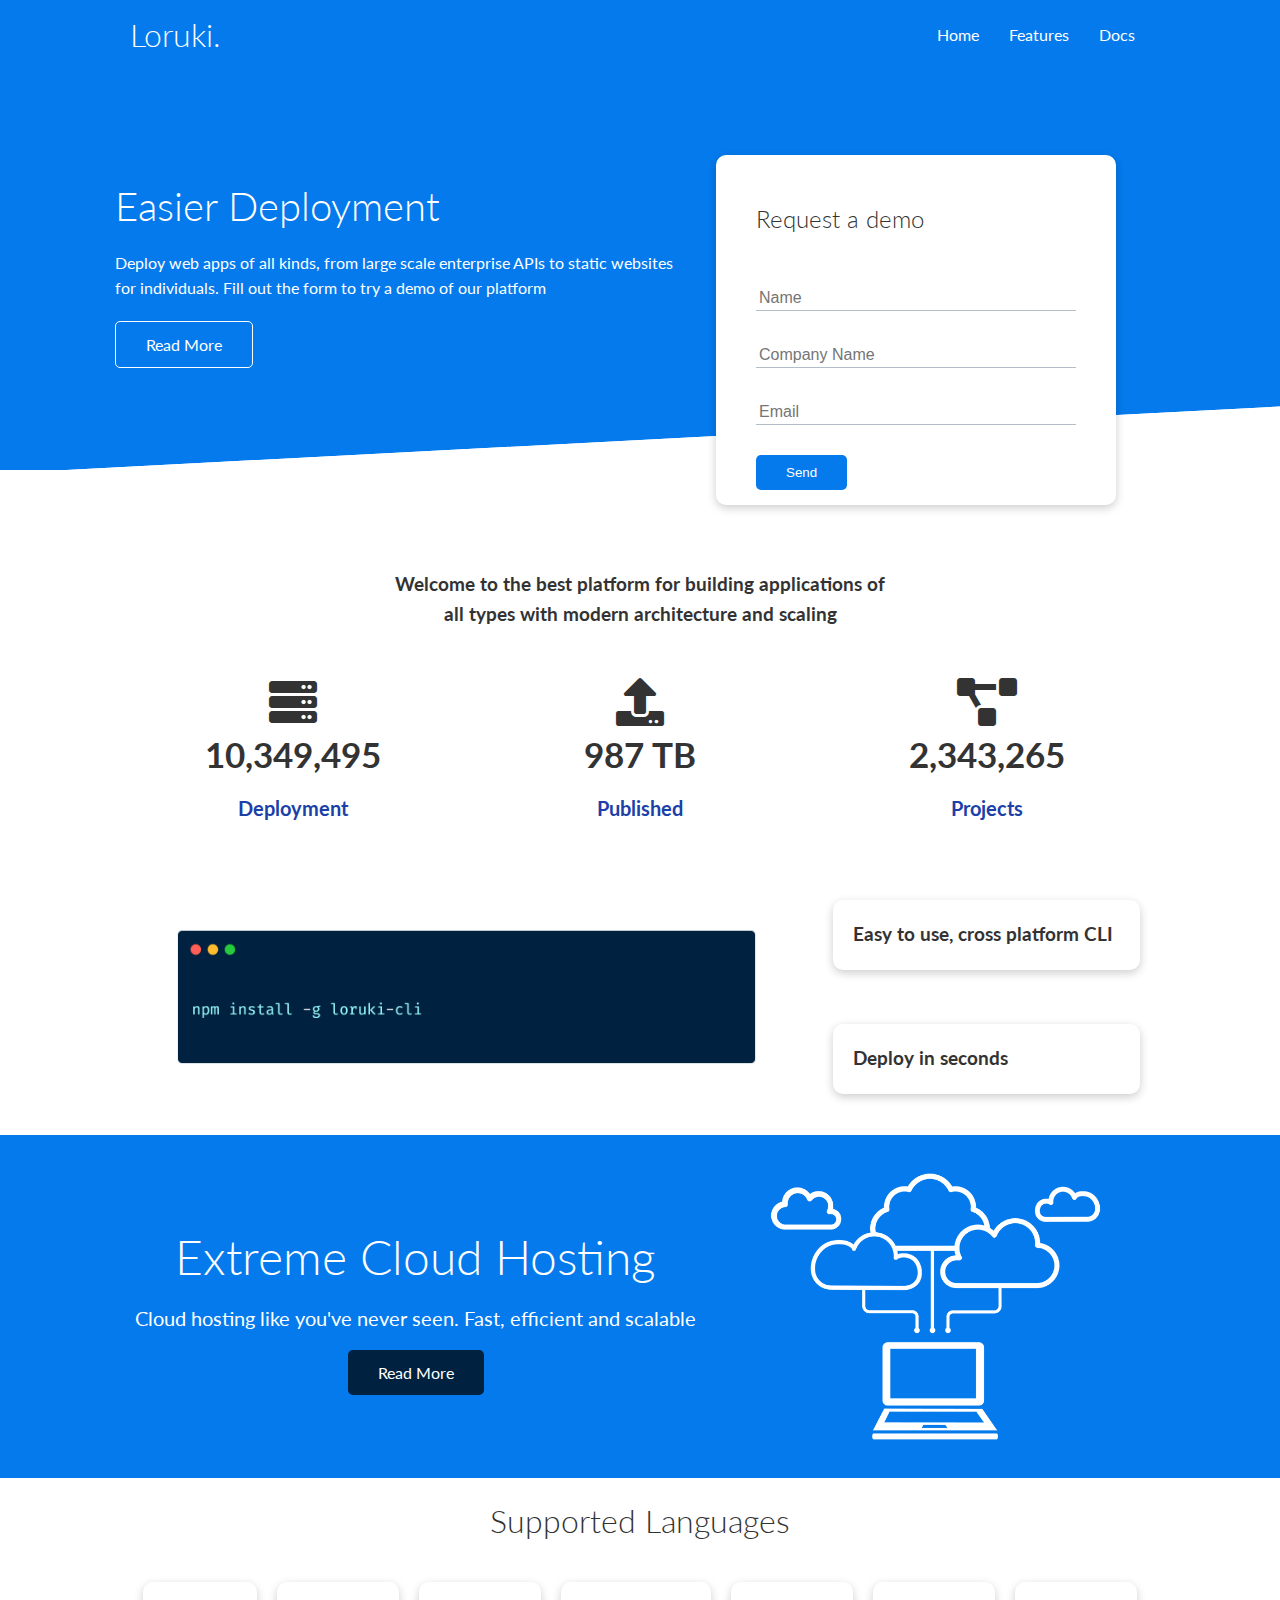
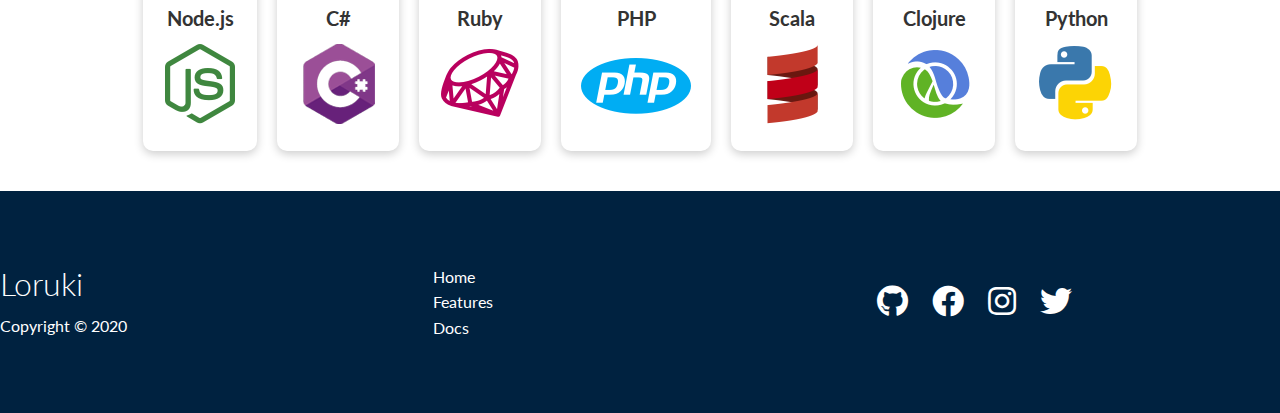
<file: LORUKI-WEBSITE/index.html>
<!DOCTYPE html>
<html lang="en">
<head>
    <meta charset="UTF-8">
    <meta name="viewport" content="width=device-width, initial-scale=1.0">
    <link rel="stylesheet" href="https://cdnjs.cloudflare.com/ajax/libs/font-awesome/5.15.4/css/all.min.css" integrity="sha512-1ycn6IcaQQ40/MKBW2W4Rhis/DbILU74C1vSrLJxCq57o941Ym01SwNsOMqvEBFlcgUa6xLiPY/NS5R+E6ztJQ==" crossorigin="anonymous" referrerpolicy="no-referrer" />
    <link rel="stylesheet" href="css/utilities.css">
    <link rel="stylesheet" href="css/style.css">
    <title>Loruki | Cloud Hosting For Everyone</title>
</head>
<body>
    <!-- Navbar-->
    <div class="navbar">
        <div class="container flex">
           <h1 class="logo">Loruki.</h1> 
           <nav>
               <ul>
                   <li><a href="index.html">Home</a></li>
                   <li><a href="features.html">Features</a></li>
                   <li><a href="docs.html">Docs</a></li>
               </ul>
           </nav>
        </div>
    </div>

    <!-- Showcase-->
    <section class="showcase">
        <div class="container grid">
            <div class="showcase-text">
                <h1>Easier Deployment</h1>
                <p>Deploy web apps of all kinds, from large scale enterprise APIs to static websites for individuals. Fill out the form to try a demo of our platform</p>
                <a href="features.html" class="btn btn-outline">Read More</a>
            </div>
            
            <div class="showcase-form card">
                <h2>Request a demo</h2>
                <form name="contact" method="POST" netlify-honeypot="bot-field" data-netlify="true">
                    <input type="hidden" name="form-name" value="contact">
                    <p class="hidden">
                        <label>Don't fill this out if you're a human: <input name="bot-field" /></label>
                    </p>
                    <div class="form-control">
                        <input type="text" name="name"
                        placeholder="Name"
                        required>
                    </div>                    
                    <div class="form-control">
                        <input type="text" name="company"
                        placeholder="Company Name"
                        required>
                    </div>                    
                    <div class="form-control">
                        <input type="email" name="email"
                        placeholder="Email" 
                        required>
                    </div>
                    <input type="submit" value="Send" class="btn btn-primary"
                </form>
            </div>
        </div>
    </section>

    <!-- Stats -->
    <section class="stats">
        <div class="container">
            <h3 class="stats-heading text-center my-1">
                Welcome to the best platform for building applications of all types with modern architecture and scaling
            </h3>
            
            <div class="grid grid-3 text-center my-4">
                <div>
                    <i class="fas fa-server fa-3x"></i>
                    <h3>10,349,495</h3>
                    <p class="text-secondary">Deployment</p>
                </div>
                <div>
                    <i class="fas fa-upload fa-3x"></i>
                    <h3>987 TB</h3>
                    <p class="text-secondary">Published</p>
                </div>
                <div>
                    <i class="fas fa-project-diagram fa-3x"></i>
                    <h3>2,343,265</h3>
                    <p class="text-secondary">Projects</p>
                </div>
            </div>
        </div>
    </section>

   <!-- Cli-->
   <section class="cli">
       <div class="container grid">
            <img src="images/cli.png" alt="">
            <div class="card">
                <h3>Easy to use, cross platform CLI</h3>
            </div>
            <div class="card">
                <h3>Deploy in seconds</h3>
            </div>
       </div> 
   </section>
   <!-- CLoud -->
   <section class="cloud bg-primary my-2 py-2">
       <div class="container grid">
           <div class="text-center">
               <h2 class="lg">Extreme Cloud Hosting</h2>
               <p class="lead my-1">Cloud hosting like you've never seen. Fast, efficient and scalable</p>
               <a href="features.html" class="btn btn-dark">Read More</a>
           </div>
           <img src="images/cloud.png" alt="">
       </div>
   </section>

   <!-- languages-->
   <section class="languages">
       <h2 class="md text-center my-2">
           Supported Languages
       </h2>
       <div class="container flex">
           <div class="card">
               <h4>Node.js</h4>
               <img src="images/logos/node.png" alt="">
           </div>
           <div class="card">
            <h4>C#</h4>
            <img src="images/logos/csharp.png" alt="">
        </div>
        <div class="card">
            <h4>Ruby</h4>
            <img src="images/logos/ruby.png" alt="">
        </div>
        <div class="card">
            <h4>PHP</h4>
            <img src="images/logos/php.png" alt="">
        </div>
        <div class="card">
            <h4>Scala</h4>
            <img src="images/logos/scala.png" alt="">
        </div>
        <div class="card">
            <h4>Clojure</h4>
            <img src="images/logos/clojure.png" alt="">
        </div>
        <div class="card">
            <h4>Python</h4>
            <img src="images/logos/python.png" alt="">
        </div>
       </div>
   </section>

   <!-- Footer-->
   <footer class="footer bg-dark py-5">
       <container class="grid grid-3">
           <div>
               <h1>Loruki</h1>
               <p>Copyright &copy; 2020</p>
           </div>
           <nav>
              <ul>
                  <li><a href="index.html">Home</a></li>
                  <li><a href="features.html">Features</a></li>
                  <li><a href="docs.html">Docs</a></li>
              </ul> 
           </nav>
           <div class="social">
               <a href="#"><i class="fab fa-github fa-2x"></i></a>
               <a href="#"><i class="fab fa-facebook fa-2x"></i></a>
               <a href="#"><i class="fab fa-instagram fa-2x"></i></a>
               <a href="#"><i class="fab fa-twitter fa-2x"></i></a>
           </div>
       </container>
   </footer>
</body>
</html>
</file>
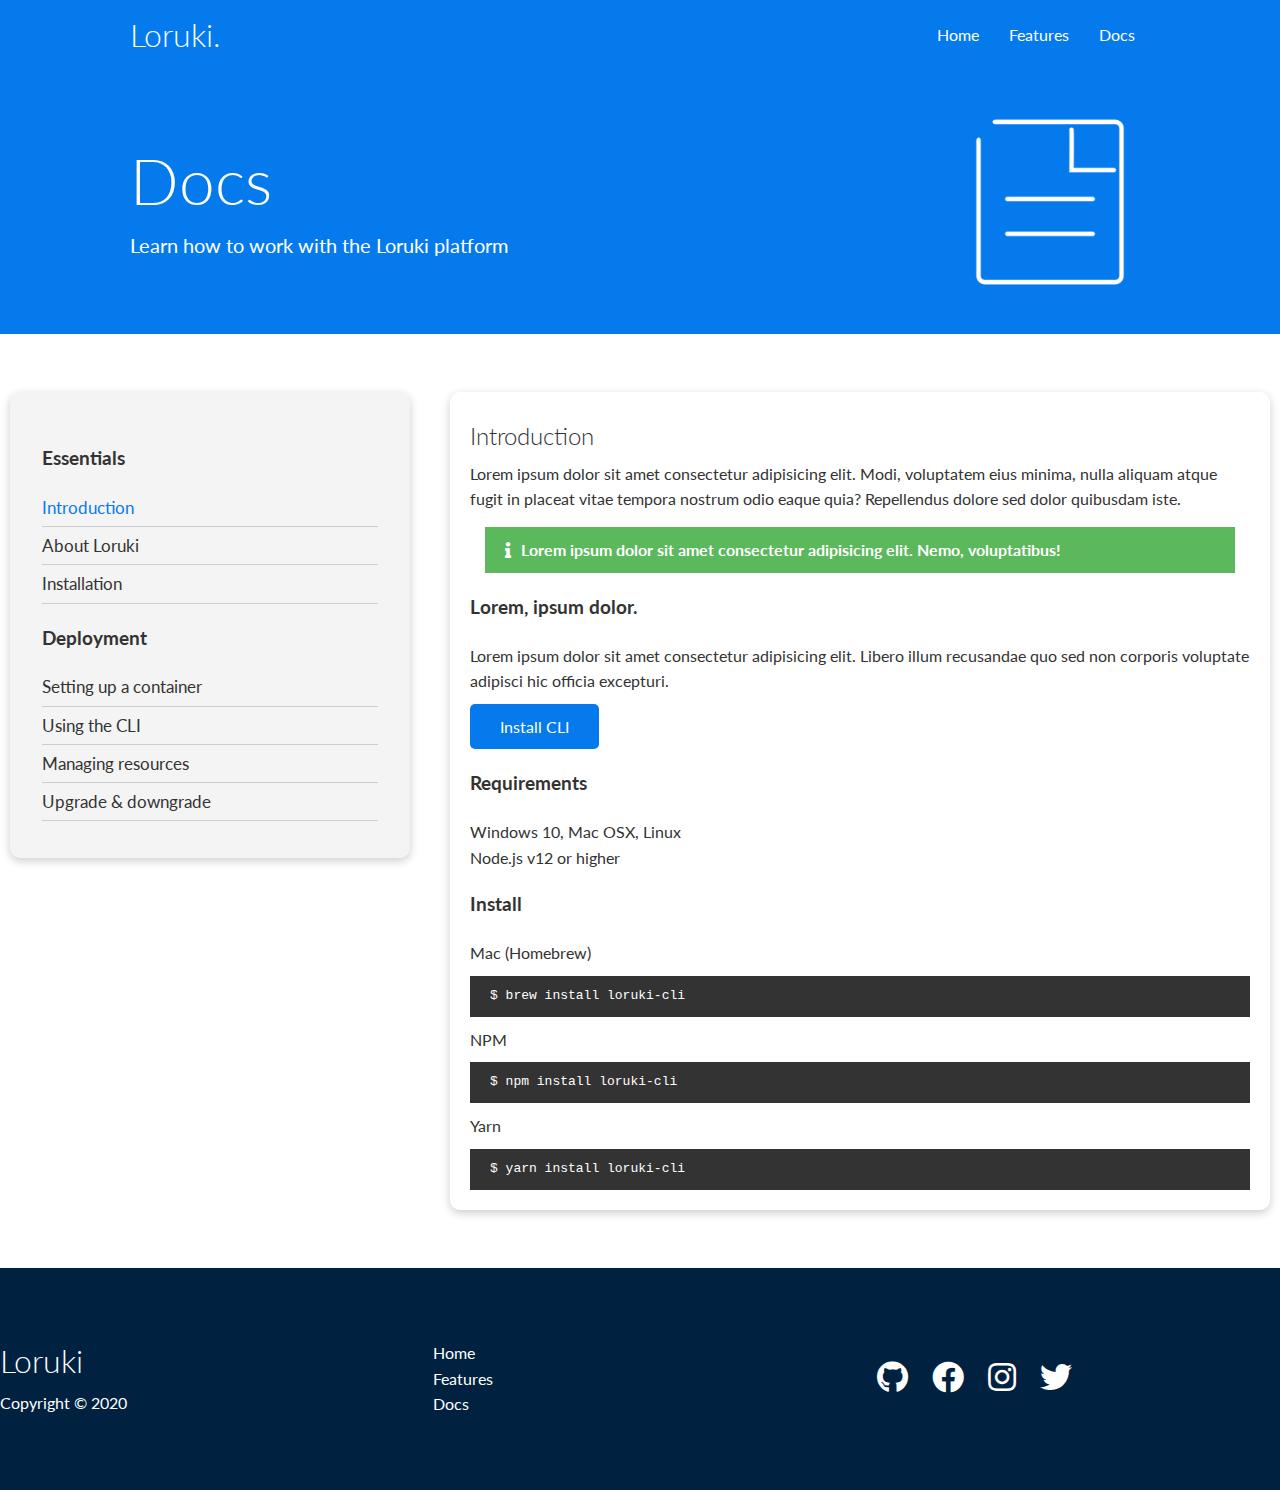
<file: LORUKI-WEBSITE/docs.html>
<!DOCTYPE html>
<html lang="en">
<head>
    <meta charset="UTF-8">
    <meta name="viewport" content="width=device-width, initial-scale=1.0">
    <link rel="stylesheet" href="https://cdnjs.cloudflare.com/ajax/libs/font-awesome/5.15.4/css/all.min.css" integrity="sha512-1ycn6IcaQQ40/MKBW2W4Rhis/DbILU74C1vSrLJxCq57o941Ym01SwNsOMqvEBFlcgUa6xLiPY/NS5R+E6ztJQ==" crossorigin="anonymous" referrerpolicy="no-referrer" />
    <link rel="stylesheet" href="css/utilities.css">
    <link rel="stylesheet" href="css/style.css">
    <title>Loruki | Cloud Hosting For Everyone</title>
</head>
<body>
    <!-- Navbar-->
    <div class="navbar">
        <div class="container flex">
           <h1 class="logo">Loruki.</h1> 
           <nav>
               <ul>
                   <li><a href="index.html">Home</a></li>
                   <li><a href="features.html">Features</a></li>
                   <li><a href="docs.html">Docs</a></li>
               </ul>
           </nav>
        </div>
    </div>

    <!-- Head-->
    <section class="docs-head bg-primary py-3">
        <div class="container grid">
            <div>
                <h1 class="xl">Docs</h1>
                <p class="lead">
                    Learn how to work with the Loruki platform
                </p>
            </div>
            <img src="images/docs.png" alt="">
        </div>
    </section>

    <!-- Docs main -->
    <section class="docs-main my-4">
        <div class="comtainer grid">
            <div class="card bg-light p-3">
                <h3 class="my-2">Essentials</h3>
                <nav>
                    <ul>
                        <li><a class="text-primary" href="#"> Introduction</a></li>
                        <li><a href="#">About Loruki</a></li>
                        <li><a href="#"> Installation</a></li>
                    </ul>
                </nav>

                <h3 class="my-2">Deployment</h3>
                <nav>
                    <ul>
                        <li><a href="#"> Setting up a container</a></li>
                        <li><a href="#">Using the CLI</a></li>
                        <li><a href="#">Managing resources</a></li>
                        <li><a href="#">Upgrade & downgrade</a></li>
                    </ul>
                </nav>
            </div>
            <div class="card">
                <h2>Introduction</h2>
                <p>
                    Lorem ipsum dolor sit amet consectetur adipisicing elit. Modi, voluptatem eius minima, nulla aliquam atque fugit in placeat vitae tempora nostrum odio eaque quia? Repellendus dolore sed dolor quibusdam iste.

                </p>

                <div class="alert alert-success">
                    <i class="fas fa-info"></i>Lorem ipsum dolor sit amet consectetur adipisicing elit. Nemo, voluptatibus!
                </div>

                <h3>
                    Lorem, ipsum dolor.
                </h3>

                <p>
                    Lorem ipsum dolor sit amet consectetur adipisicing elit. Libero illum recusandae quo sed non corporis voluptate adipisci hic officia excepturi.
                </p>
                <a href="#" class="btn btn-primary">Install CLI</a>

                <h3>Requirements</h3>
                <ul>
                    <li>Windows 10, Mac OSX, Linux</li>
                    <li>Node.js v12 or higher</li>
                </ul>

                <h3>Install</h3>
                <p>Mac (Homebrew)</p>
                <pre><code>$ brew install loruki-cli</code></pre>
                <p>NPM</p>
                <pre><code>$ npm install loruki-cli</code></pre>
                <p>Yarn</p>
                <pre><code>$ yarn install loruki-cli</code></pre>
            </div>
        </div>
    </section>
   <!-- Footer-->
   <footer class="footer bg-dark py-5">
       <container class="grid grid-3">
           <div>
               <h1>Loruki</h1>
               <p>Copyright &copy; 2020</p>
           </div>
           <nav>
              <ul>
                  <li><a href="index.html">Home</a></li>
                  <li><a href="features.html">Features</a></li>
                  <li><a href="docs.html">Docs</a></li>
              </ul> 
           </nav>
           <div class="social">
               <a href="#"><i class="fab fa-github fa-2x"></i></a>
               <a href="#"><i class="fab fa-facebook fa-2x"></i></a>
               <a href="#"><i class="fab fa-instagram fa-2x"></i></a>
               <a href="#"><i class="fab fa-twitter fa-2x"></i></a>
           </div>
       </container>
   </footer>
</body>
</html>
</file>
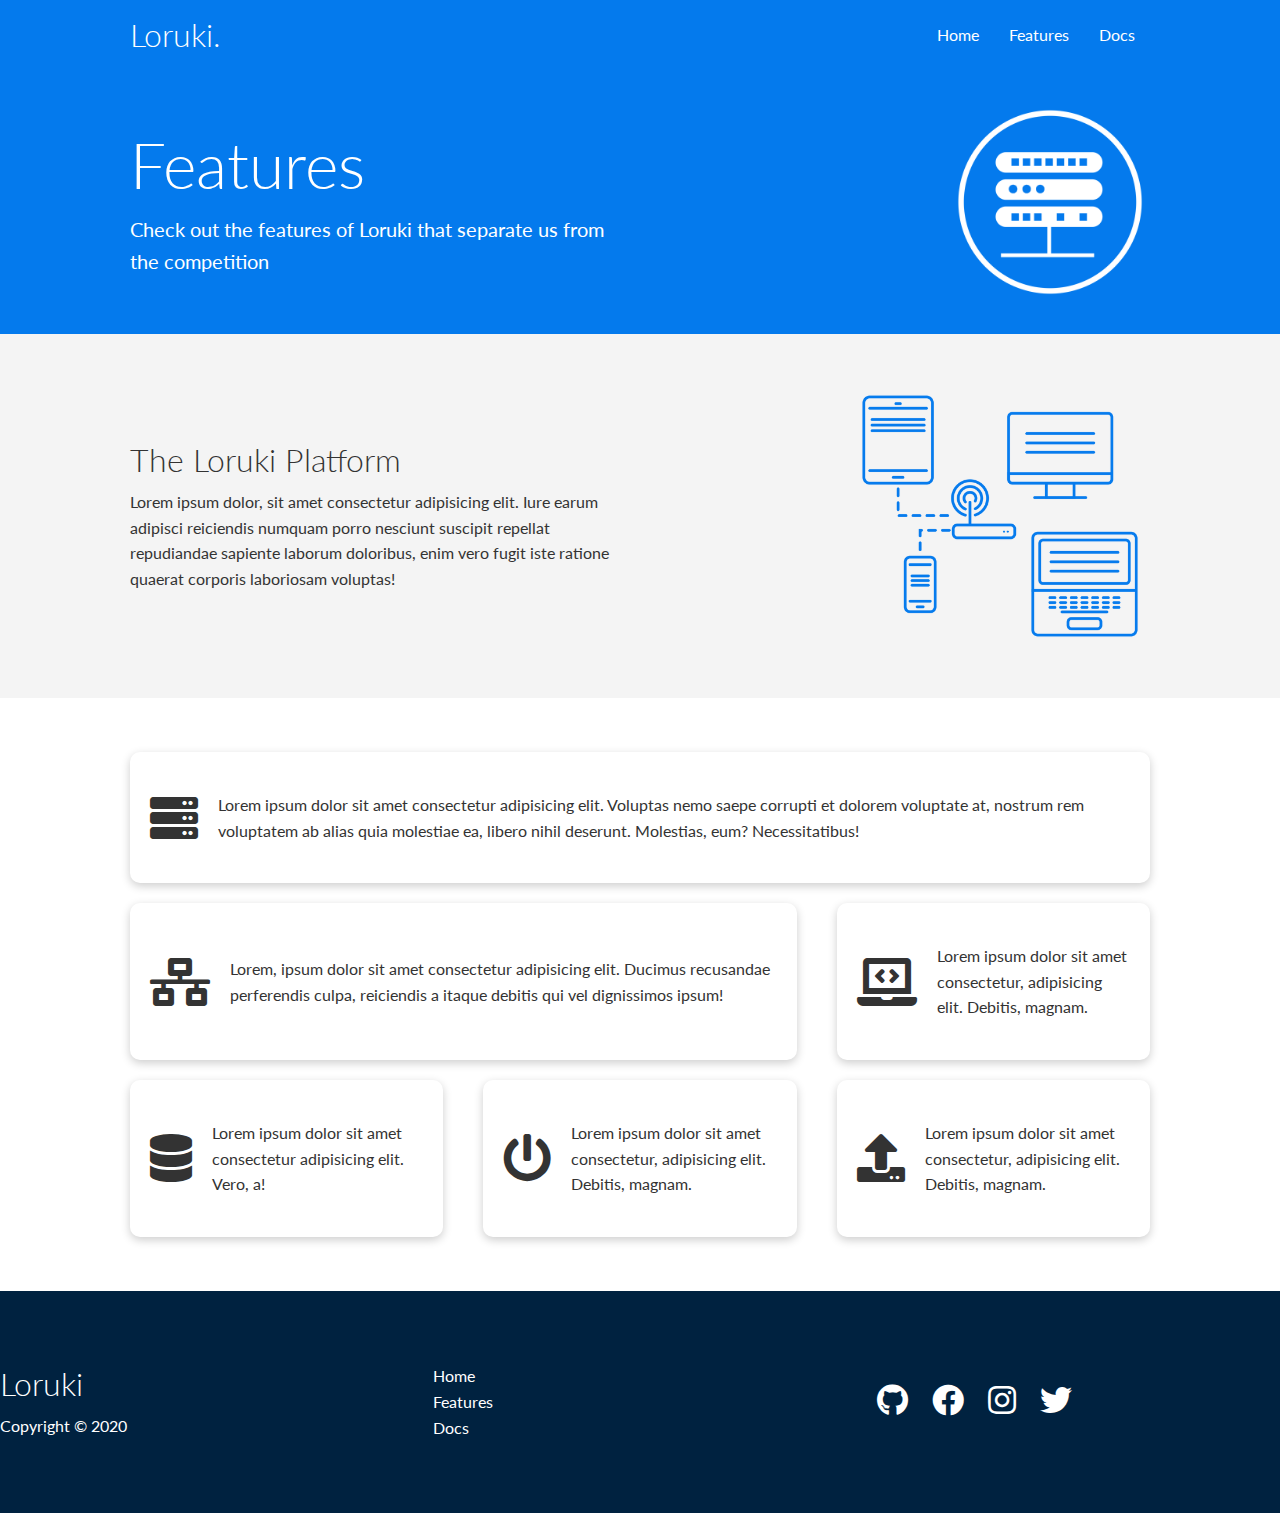
<file: LORUKI-WEBSITE/features.html>
<!DOCTYPE html>
<html lang="en">
<head>
    <meta charset="UTF-8">
    <meta name="viewport" content="width=device-width, initial-scale=1.0">
    <link rel="stylesheet" href="https://cdnjs.cloudflare.com/ajax/libs/font-awesome/5.15.4/css/all.min.css" integrity="sha512-1ycn6IcaQQ40/MKBW2W4Rhis/DbILU74C1vSrLJxCq57o941Ym01SwNsOMqvEBFlcgUa6xLiPY/NS5R+E6ztJQ==" crossorigin="anonymous" referrerpolicy="no-referrer" />
    <link rel="stylesheet" href="css/utilities.css">
    <link rel="stylesheet" href="css/style.css">
    <title>Loruki | Cloud Hosting For Everyone</title>
</head>
<body>
    <!-- Navbar-->
    <div class="navbar">
        <div class="container flex">
           <h1 class="logo">Loruki.</h1> 
           <nav>
               <ul>
                   <li><a href="index.html">Home</a></li>
                   <li><a href="features.html">Features</a></li>
                   <li><a href="docs.html">Docs</a></li>
               </ul>
           </nav>
        </div>
    </div>

    <!-- Head-->
    <section class="features-head bg-primary py-3">
        <div class="container grid">
            <div>
                <h1 class="xl">Features</h1>
                <p class="lead">
                    Check out the features of Loruki that separate us from the competition
                </p>
            </div>
            <img src="images/server.png" alt="">
        </div>
    </section>

    <!-- Sub head-->
    <section class="features-sub-head bg-light py-3">
        <div class="container grid">
            <div>
                <h1 class="md">The Loruki Platform</h1>
                <p>
                    Lorem ipsum dolor, sit amet consectetur adipisicing elit. Iure earum adipisci reiciendis numquam porro nesciunt suscipit repellat repudiandae sapiente laborum doloribus, enim vero fugit iste ratione quaerat corporis laboriosam voluptas!
                </p>
            </div>
            <img src="images/server2.png" alt="">
        </div>
    </section>

    <section class="features-main my-2">
        <div class="container grid grid-3">
            <div class="card flex">
                <i class="fas fa-server fa-3x"></i>
                <p>Lorem ipsum dolor sit amet consectetur adipisicing elit. Voluptas nemo saepe corrupti et dolorem voluptate at, nostrum rem voluptatem ab alias quia molestiae ea, libero nihil deserunt. Molestias, eum? Necessitatibus!</p>
            </div>
            <div class="card flex">
                <i class="fas fa-network-wired fa-3x"></i>
                <p>
                    Lorem, ipsum dolor sit amet consectetur adipisicing elit. Ducimus
                    recusandae perferendis culpa, reiciendis a itaque debitis qui vel
                    dignissimos ipsum!
                </p>
            </div>
            <div class="card flex">
                <i class="fas fa-laptop-code fa-3x"></i>
                <p>
                    Lorem ipsum dolor sit amet consectetur, adipisicing elit. Debitis,
                    magnam.
                </p>
            </div>
            <div class="card flex">
                <i class="fas fa-database fa-3x"></i>
                <p>
                    Lorem ipsum dolor sit amet consectetur adipisicing elit. Vero, a!
                </p>
            </div>
            <div class="card flex">
                <i class="fas fa-power-off fa-3x"></i>
                <p>
                    Lorem ipsum dolor sit amet consectetur, adipisicing elit. Debitis,
                    magnam.
                </p>
            </div>
            <div class="card flex">
                <i class="fas fa-upload fa-3x"></i>
                <p>
                    Lorem ipsum dolor sit amet consectetur, adipisicing elit. Debitis,
                    magnam.
                </p>
            </div>
        </div>
    </section>
   <!-- Footer-->
   <footer class="footer bg-dark py-5">
       <container class="grid grid-3">
           <div>
               <h1>Loruki</h1>
               <p>Copyright &copy; 2020</p>
           </div>
           <nav>
              <ul>
                  <li><a href="index.html">Home</a></li>
                  <li><a href="features.html">Features</a></li>
                  <li><a href="docs.html">Docs</a></li>
              </ul> 
           </nav>
           <div class="social">
               <a href="#"><i class="fab fa-github fa-2x"></i></a>
               <a href="#"><i class="fab fa-facebook fa-2x"></i></a>
               <a href="#"><i class="fab fa-instagram fa-2x"></i></a>
               <a href="#"><i class="fab fa-twitter fa-2x"></i></a>
           </div>
       </container>
   </footer>
</body>
</html>
</file>
<file: LORUKI-WEBSITE/css/utilities.css>
.container {
    max-width: 1100px;
    margin: 0 auto;
    overflow: auto;
    padding: 0 40px;
}

.card {
    background-color: #fff;
    color: #333;
    border-radius: 10px;
    box-shadow: 0 3px 10px rgba(0,0,0,0.2);
    padding: 20px;
    margin: 10px;
}

.btn {
    display: inline-block;
    padding: 10px 30px;
    cursor: pointer;
    background: var(--primary-color);
    color: #fff;
    border: none;
    border-radius: 5px;
}

.btn-outline {
    background-color: transparent;
    border: 1px #fff solid;
}

.btn:hover {
    transform: scale(0.98);
}

/* Backgrounds & colored buttons */
.bg-primary, .btn-primary {
    background-color: var(--primary-color);
    color: #fff;
}

.bg-secondary, .btn-secondary {
    background-color: var(--secondary-color);
    color: #fff;
}

.bg-dark, .btn-dark {
    background-color: var(--dark-color);
    color: #fff;
}

.bg-light, .btn-light {
    background-color: var(--light-color);
    color: #333;
}

.bg-primary a, .btn-primary a, .bg-secondary a, .btn-secondary a, .bg-dark a, .btn-dark a {
    color: #fff;
}

/* Text colors */
.text-primary {
   color: var(--primary-color);
    
}

.text-secondary {
    color: var(--secondary-color);
    
}

.text-dark {
    color: var(--dark-color);
 
}

.text-light {
    color: var(--light-color);
}

/* Text sizes */
.lead   {
    font-size: 20px;
}

.sm {
    font-size: 1rem;
}

.md {
    font-size: 2rem;
}

.lg {
    font-size: 3rem;
}

.xl {
    font-size: 4rem;
}

.text-center {
    text-align: center;
}

/* Alert */
.alert {
    background-color: var(--light-color);
    padding: 10px 20px;
    font-weight: bold;
    margin: 15px;
}

.alert i {
    margin-right: 10px;
}

.alert-success {
    background-color: var(--success-color);
    color: #fff;
}

.alert-error {
    background-color: var(--error-color);
    color: #fff;
}
.flex {
    display: flex;
    justify-content: center;
    align-items: center;
    height: 100%;
}

.grid {
    display: grid;
    grid-template-columns: repeat(2, 1fr);
    gap: 20px;
    justify-content: center;
    align-items: center;
    height: 100%;
}

.grid-3 {
    grid-template-columns: repeat(3, 1fr);
}

/* Margin */
.my-1 {
    margin: 1rem 0; 
}

.my-2 {
    margin: 1.5rem 0;
}

.my-3 {
    margin: 2rem 0;
}

.my-4 {
    margin: 3rem 0;
}

.my-5 {
    margin: 4rem 0;
}

.m-1 {
    margin: 1rem; 
}

.m-2 {
    margin: 1.5rem;
}

.m-3 {
    margin: 2rem;
}

.m-4 {
    margin: 3rem;
}

.m-5 {
    margin: 4rem;
}

/* Padding */
.py-1 {
    padding: 1rem 0; 
}

.py-2 {
    padding: 1.5rem 0;
}

.py-3 {
    padding: 2rem 0;
}

.py-4 {
    padding: 3rem 0;
}

.py-5 {
    padding: 4rem 0;
}

.p-1 {
    padding: 1rem; 
}

.p-2 {
    padding: 1.5rem;
}

.p-3 {
    padding: 2rem;
}

.p-4 {
    padding: 3rem;
}

.p-5 {
    padding: 4rem;
}
</file>
<file: LORUKI-WEBSITE/css/style.css>
@import url('https://fonts.googleapis.com/css2?family=Lato:wght@300&display=swap');


:root {
    --primary-color: #047aed;
    --secondary-color: #1c3fa8;
    --dark-color: #002240;
    --light-color: #f4f4f4;
    --success-color: #5cb85c;
    --error-color: #d9534f;
}
* {
    box-sizing: border-box;
    padding: 0;
    margin: 0;
}

body {
    font-family: 'Lato', sans-serif;
    color: #333;
    line-height: 1.6;
}

ul {
    list-style-type: none;
}

a {
    text-decoration: none;
    color: #333;
}

h1, h2 {
    font-weight: 300;
    line-height: 1.2;
    margin: 10px 0;
}

p {
    margin: 10px 0;
}

img {
    width: 100%;
}

code, pre{
    background: #333;
    color: #fff;
    padding: 10px;
}

.hidden {
    visibility: hidden;
    height: 0;
}
/* Navbar */
.navbar {
    background-color: var(--primary-color);
    color: #fff;
    height: 70px;
}

.navbar ul {
    display: flex;
}

.navbar a {
    color: #fff;
    padding: 10px;
    margin: 0 5px;
}

.navbar a:hover {
    border-bottom: 2px #fff solid;
}

.navbar .flex {
    justify-content: space-between;
}

/* Showcase */
.showcase {
    height: 400px;
    background-color: var(--primary-color);
    color: #fff;
    position: relative;
}

.showcase  h1{
    font-size: 40px;
}

.showcase p{
    margin: 20px 0;
}

.showcase .grid{
    overflow: visible;
    grid-template-columns: 55% 45%;
    gap: 30px;
}

.showcase-text {
    animation: slideInFromLeft 1s ease-in;
}
.showcase-form {
    position: relative;
    top: 60px;
    height: 350px;
    width: 400px;
    padding: 40px;
    z-index: 100;
    animation: slideInFromRight 1s ease-in;
}

.showcase-form .form-control {
    margin: 30px 0;
}

.showcase-form input[type='text'],
.showcase-form input[type='email'] {
    border: 0;
    border-bottom: 1px solid #b4becb;
    width: 100%;
    padding: 3px;
    font-size: 16px;
}

.showcase-form input:focus {
    outline: none;
}

.showcase::before,
.showcase::after {
    content: '';
    position: absolute;
    height: 100px;
    bottom: -70px;
    right: 0;
    left: 0;
    background: #fff;
    transform: skewY(-3deg);
    -webkit-transform: skewY(-3deg);
    -moz-transform: skewY(-3deg);
    -ms-transform: skewY(-3deg);
}

/* Stats */
 .stats {
     padding-top: 100px;
     animation: slideInFromBottom 1s ease-in;
 }

 .stats-heading {
     max-width: 500px;
     margin: auto;
 }

 .stats .grid h3{
    font-size: 35px;
 }

 .stats .grid p{
     font-size: 20px;
     font-weight: bold;
 }

 /* Cli */
.cli .grid {
    grid-template-columns: repeat(3, 1fr);
    grid-template-rows: repeat(2, 1fr);
}

.cli .grid > *:first-child {
    grid-column: 1 / span 2;
    grid-row: 1 / span 2;
}

/* cloud */

.cloud .grid {
    grid-template-columns: 4fr 3fr;
}

/* Languages */

.languages .flex {
    flex-wrap: wrap;
}

.languages .card {
    text-align: center; 
    margin: 18px 10px 40px;
    transition: transform 0.2s ease-in;
}

.languages .card h4 {
    font-size: 20px;
    margin-bottom: 10px;
}

.languages .card:hover {
    transform: translateY(-15px);
}

/* Features */
.features-head img, .docs-head img {
    width: 200px;
    justify-self: flex-end;
}

.features-sub-head img {
    width: 300px;
    justify-self: flex-end;
}

.features-main .card > i{
    margin-right: 20px;
}

.features-main .grid {
    padding: 30px;
}

.features-main .grid > *:first-child {
    grid-column: 1 / span 3;
}

.features-main .grid > *:nth-child(2) {
    grid-column: 1 / span 2;
}

/* Docs */
.docs-main h3 {
    margin: 20px 0;
}

.docs-main .grid {
    grid-template-columns: 1fr 2fr;
    align-items: flex-start;
}

.docs-main nav li {
    font-size: 17px;
    padding-bottom: 5px;
    margin-bottom: 5px;
    border-bottom: 1px #ccc solid;
}

.docs-main a:hover {
    font-weight: bold;
}


/* Footer */
.footer .social a {
    margin: 0 10px
}

/* Animation */
@keyframes slideInFromLeft {
    0% {
        transform: translateX(-100%);
    }

    100% {
        transform: translateX(0);
    }
}

@keyframes slideInFromRight {
    0% {
        transform: translateX(100%);
    }

    100% {
        transform: translateX(0);
    }
}

@keyframes slideInFromTop {
    0% {
        transform: translateY(-100%);
    }

    100% {
        transform: translateX(0);
    }
}

@keyframes slideInFromBottom{
    0% {
        transform: translateY(100%);
    }

    100% {
        transform: translateX(0);
    }
}
/* Tablets and under */
@media(max-width: 768px) {
    .grid,
    .showcase .grid,
    .stats .grid,
    .cli .grid,
    .cloud .grid,
    .features-main .grid,
    .docs-main .grid {
        grid-template-columns: 1fr;
        grid-template-rows: 1fr;
    }

     .showcase {
         height: auto;
     }   

     .showcase-text {
         text-align: center;
         margin-top: 40px;
         animation: slideInFromTop 1s ease-in;
     }

     .showcase-form {
         justify-self: center;
         margin: auto;
         animation: slideInFromBottom 1s ease-in;
     }

     .cli .grid > *:first-child {
        grid-column: 1;
        grid-row: 1;
    }

    .features-head,
    .features-sub-head,
    .docs-head {
        text-align: center;
    }

    .features-head img,
    .features-sub-head img,
    .docs-head img{
        justify-self: center;
    }

    .features-main .grid > *:first-child, 
    .features-main .grid > *:nth-child(2) {
        grid-column: 1;
    }
}

/* Mobile */
@media (max-width: 500px) {
    .navbar {
        height: 110px;
    }

    .navbar .flex {
        flex-direction: column;
    }

    .navbar ul {
        padding: 10px;
        background-color: rgba(0, 0, 0, 0.1);
    }
}
</file>
